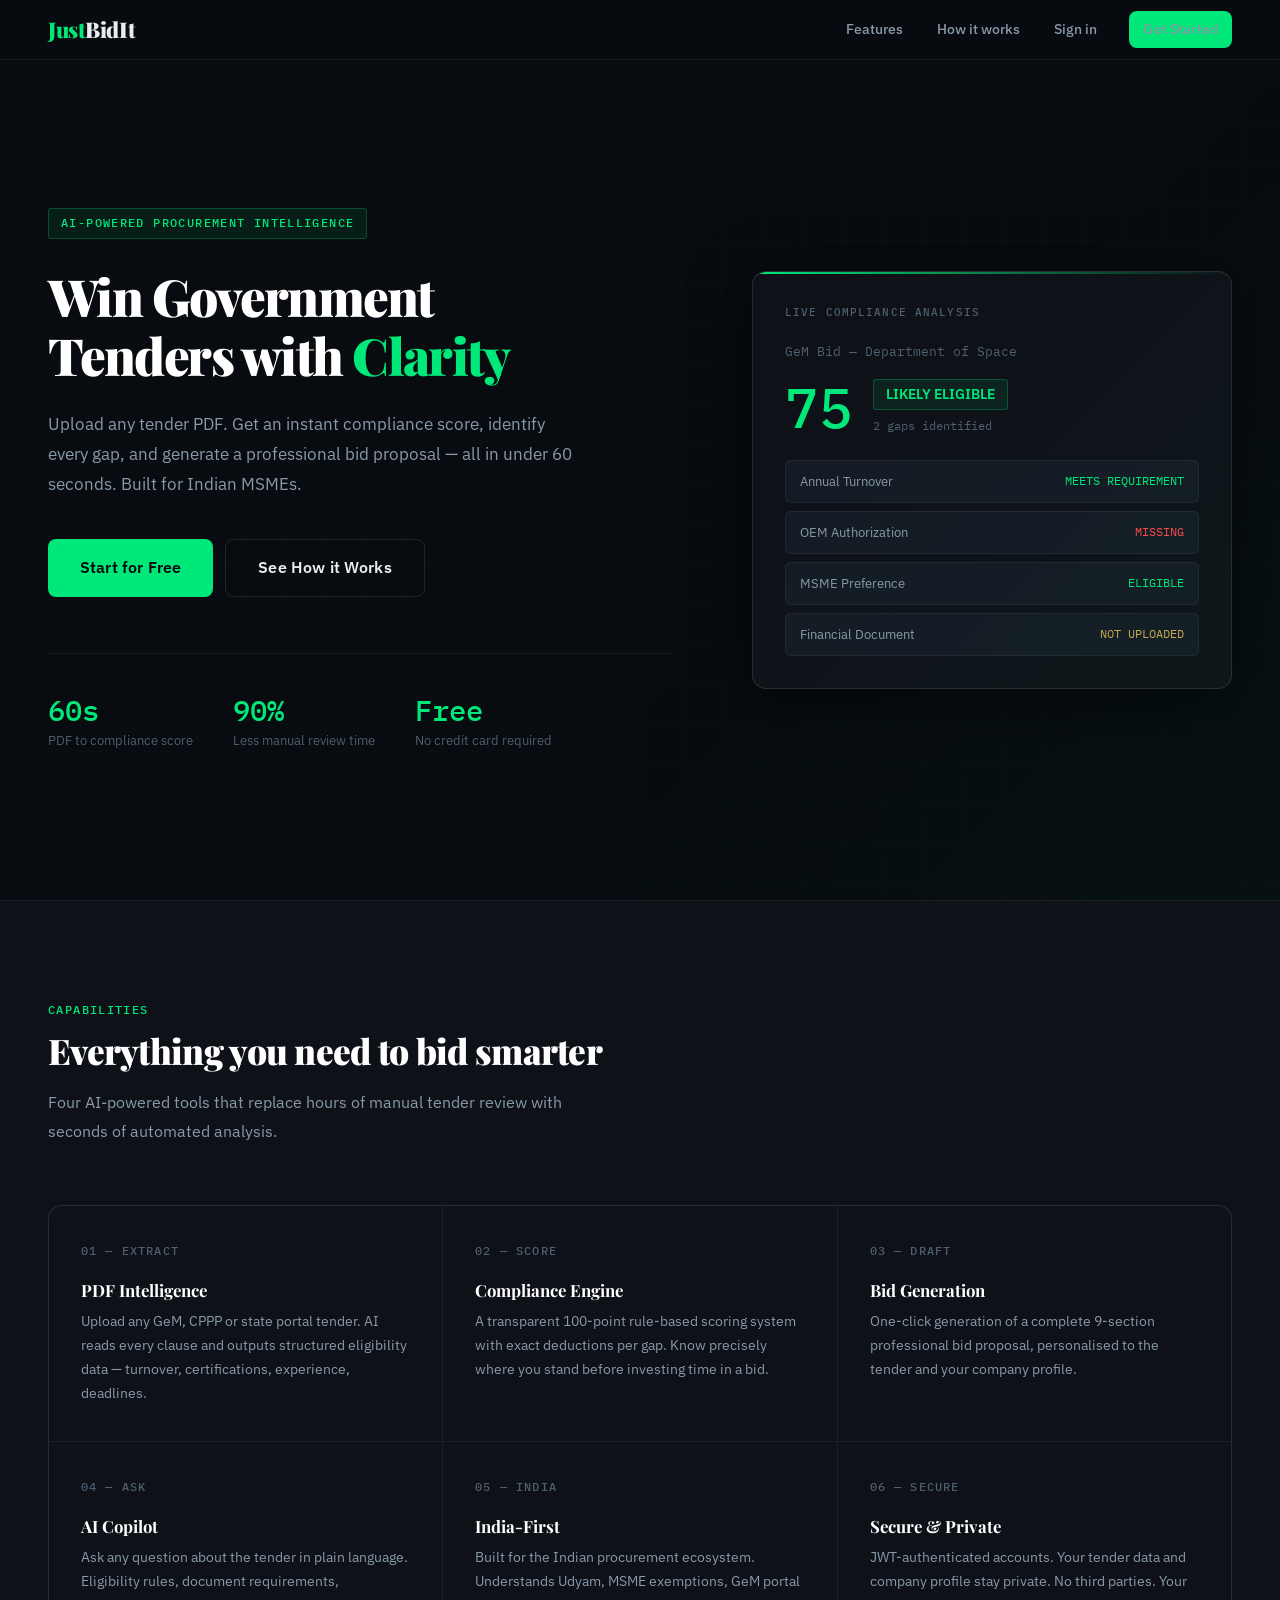
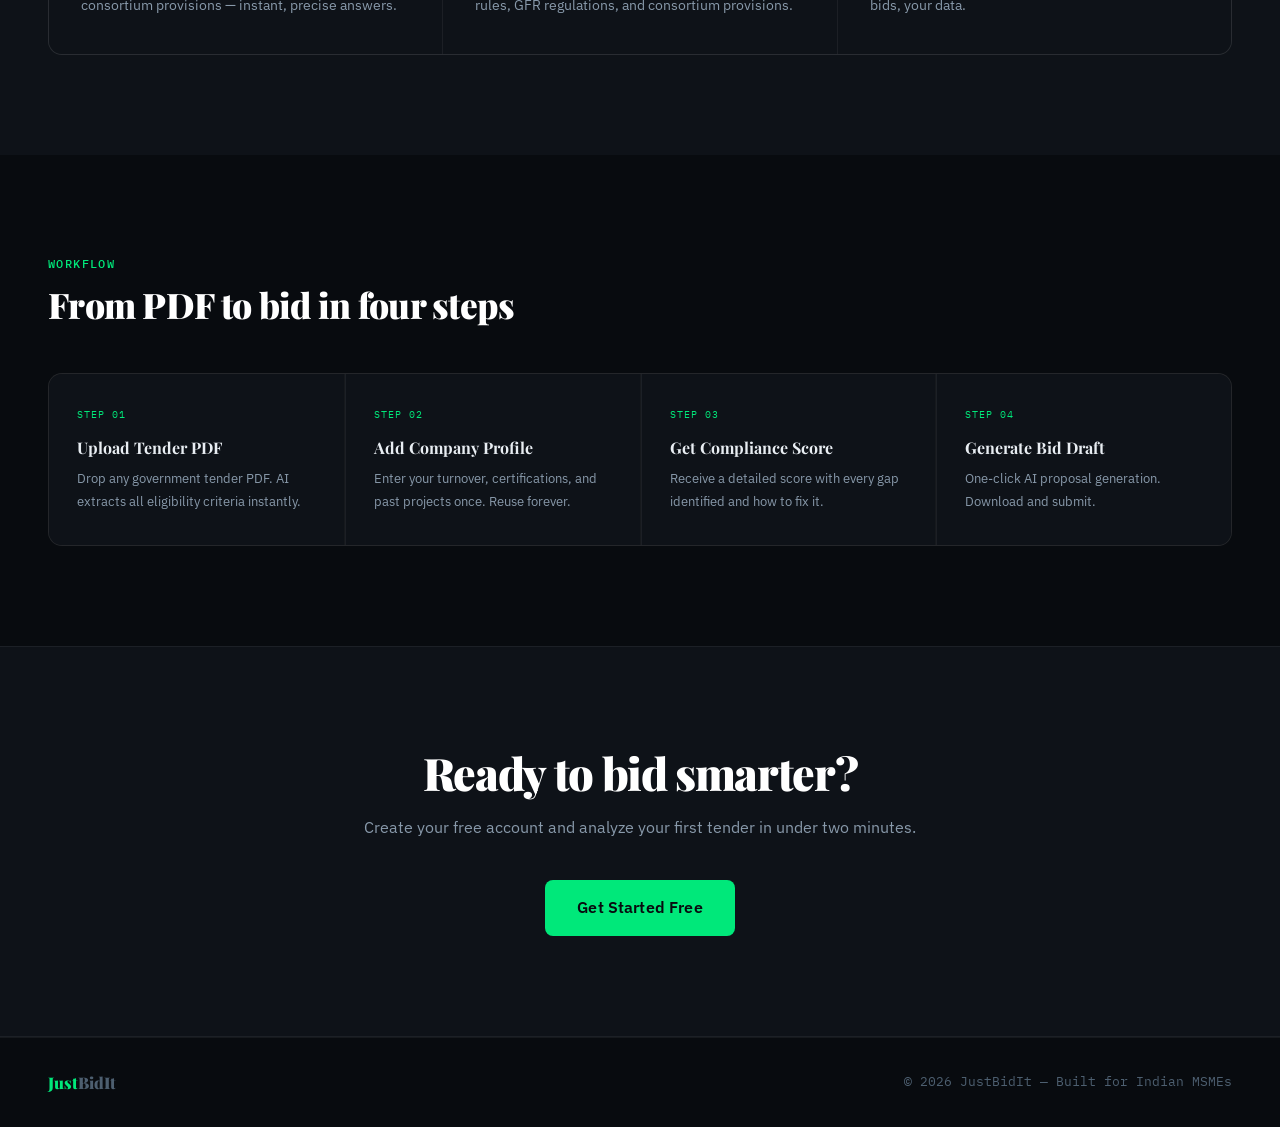
<file: app/frontend/index.html>
<!DOCTYPE html>
<html lang="en">
<head>
  <meta charset="UTF-8">
  <meta name="viewport" content="width=device-width, initial-scale=1.0">
  <title>JustBidIt — AI Tender Intelligence for MSMEs</title>
  <link href="https://fonts.googleapis.com/css2?family=Playfair+Display:wght@400;600;700;900&family=IBM+Plex+Sans:wght@300;400;500;600&family=IBM+Plex+Mono:wght@400;500&display=swap" rel="stylesheet">
  <link rel="stylesheet" href="css/style.css">
</head>
<body>

<header class="navbar">
  <div class="nav-inner">
    <div class="logo">Just<span>BidIt</span></div>
    <nav class="nav-links">
      <a href="#features">Features</a>
      <a href="#how">How it works</a>
      <a href="login.html">Sign in</a>
      <a href="register.html" class="btn btn-primary nav-cta">Get Started</a>
    </nav>
  </div>
</header>

<section class="hero">
  <div class="hero-inner">
    <div>
      <div class="hero-tag fade-up">AI-Powered Procurement Intelligence</div>
      <h1 class="fade-up">Win Government<br>Tenders with <em>Clarity</em></h1>
      <p class="hero-desc fade-up">
        Upload any tender PDF. Get an instant compliance score, identify every gap,
        and generate a professional bid proposal — all in under 60 seconds.
        Built for Indian MSMEs.
      </p>
      <div class="hero-actions fade-up">
        <a href="register.html" class="btn btn-primary btn-lg">Start for Free</a>
        <a href="#how" class="btn btn-secondary btn-lg">See How it Works</a>
      </div>
      <div class="hero-metrics fade-up">
        <div class="metric"><h3>60s</h3><p>PDF to compliance score</p></div>
        <div class="metric"><h3>90%</h3><p>Less manual review time</p></div>
        <div class="metric"><h3>Free</h3><p>No credit card required</p></div>
      </div>
    </div>

    <div class="hero-card fade-up">
      <div class="hcard-label">LIVE COMPLIANCE ANALYSIS</div>
      <div style="font-size:0.8rem; color:var(--text-3); font-family:var(--font-mono); margin-bottom:16px;">
        GeM Bid — Department of Space
      </div>
      <div class="hcard-score">
        <div class="score-big" id="heroScore">0</div>
        <div>
          <div class="score-verdict">LIKELY ELIGIBLE</div>
          <div style="font-size:0.75rem; color:var(--text-3); margin-top:6px; font-family:var(--font-mono);">2 gaps identified</div>
        </div>
      </div>
      <div class="hcard-gaps">
        <div class="hcard-gap">
          <span class="hcard-gap-name">Annual Turnover</span>
          <span class="hcard-gap-val ok">MEETS REQUIREMENT</span>
        </div>
        <div class="hcard-gap">
          <span class="hcard-gap-name">OEM Authorization</span>
          <span class="hcard-gap-val bad">MISSING</span>
        </div>
        <div class="hcard-gap">
          <span class="hcard-gap-name">MSME Preference</span>
          <span class="hcard-gap-val ok">ELIGIBLE</span>
        </div>
        <div class="hcard-gap">
          <span class="hcard-gap-name">Financial Document</span>
          <span class="hcard-gap-val warn">NOT UPLOADED</span>
        </div>
      </div>
    </div>
  </div>
</section>

<section class="section" id="features" style="background:var(--ink-2); border-top:1px solid var(--border);">
  <div class="section-inner">
    <div class="section-eyebrow">Capabilities</div>
    <h2 class="section-title">Everything you need to bid smarter</h2>
    <p class="section-desc">
      Four AI-powered tools that replace hours of manual tender review with seconds of automated analysis.
    </p>
    <div class="feature-grid">
      <div class="feature-cell fade-up">
        <div class="feat-icon">01 — EXTRACT</div>
        <h3 class="feat-title">PDF Intelligence</h3>
        <p class="feat-desc">Upload any GeM, CPPP or state portal tender. AI reads every clause and outputs structured eligibility data — turnover, certifications, experience, deadlines.</p>
      </div>
      <div class="feature-cell fade-up">
        <div class="feat-icon">02 — SCORE</div>
        <h3 class="feat-title">Compliance Engine</h3>
        <p class="feat-desc">A transparent 100-point rule-based scoring system with exact deductions per gap. Know precisely where you stand before investing time in a bid.</p>
      </div>
      <div class="feature-cell fade-up">
        <div class="feat-icon">03 — DRAFT</div>
        <h3 class="feat-title">Bid Generation</h3>
        <p class="feat-desc">One-click generation of a complete 9-section professional bid proposal, personalised to the tender and your company profile.</p>
      </div>
      <div class="feature-cell fade-up">
        <div class="feat-icon">04 — ASK</div>
        <h3 class="feat-title">AI Copilot</h3>
        <p class="feat-desc">Ask any question about the tender in plain language. Eligibility rules, document requirements, consortium provisions — instant, precise answers.</p>
      </div>
      <div class="feature-cell fade-up">
        <div class="feat-icon">05 — INDIA</div>
        <h3 class="feat-title">India-First</h3>
        <p class="feat-desc">Built for the Indian procurement ecosystem. Understands Udyam, MSME exemptions, GeM portal rules, GFR regulations, and consortium provisions.</p>
      </div>
      <div class="feature-cell fade-up">
        <div class="feat-icon">06 — SECURE</div>
        <h3 class="feat-title">Secure & Private</h3>
        <p class="feat-desc">JWT-authenticated accounts. Your tender data and company profile stay private. No third parties. Your bids, your data.</p>
      </div>
    </div>
  </div>
</section>

<section class="section" id="how">
  <div class="section-inner">
    <div class="section-eyebrow">Workflow</div>
    <h2 class="section-title">From PDF to bid in four steps</h2>
    <div style="display:grid; grid-template-columns:repeat(4,1fr); gap:1px; background:var(--border); border:1px solid var(--border); border-radius:var(--radius-2); overflow:hidden; margin-top:48px;">
      <div style="background:var(--ink-2); padding:32px 28px;">
        <div style="font-family:var(--font-mono); font-size:0.65rem; letter-spacing:0.1em; color:var(--green); margin-bottom:16px;">STEP 01</div>
        <h3 style="font-size:1rem; margin-bottom:10px; font-family:var(--font-display);">Upload Tender PDF</h3>
        <p style="font-size:0.84rem; color:var(--text-2); line-height:1.7;">Drop any government tender PDF. AI extracts all eligibility criteria instantly.</p>
      </div>
      <div style="background:var(--ink-2); padding:32px 28px; border-left:1px solid var(--border);">
        <div style="font-family:var(--font-mono); font-size:0.65rem; letter-spacing:0.1em; color:var(--green); margin-bottom:16px;">STEP 02</div>
        <h3 style="font-size:1rem; margin-bottom:10px; font-family:var(--font-display);">Add Company Profile</h3>
        <p style="font-size:0.84rem; color:var(--text-2); line-height:1.7;">Enter your turnover, certifications, and past projects once. Reuse forever.</p>
      </div>
      <div style="background:var(--ink-2); padding:32px 28px; border-left:1px solid var(--border);">
        <div style="font-family:var(--font-mono); font-size:0.65rem; letter-spacing:0.1em; color:var(--green); margin-bottom:16px;">STEP 03</div>
        <h3 style="font-size:1rem; margin-bottom:10px; font-family:var(--font-display);">Get Compliance Score</h3>
        <p style="font-size:0.84rem; color:var(--text-2); line-height:1.7;">Receive a detailed score with every gap identified and how to fix it.</p>
      </div>
      <div style="background:var(--ink-2); padding:32px 28px; border-left:1px solid var(--border);">
        <div style="font-family:var(--font-mono); font-size:0.65rem; letter-spacing:0.1em; color:var(--green); margin-bottom:16px;">STEP 04</div>
        <h3 style="font-size:1rem; margin-bottom:10px; font-family:var(--font-display);">Generate Bid Draft</h3>
        <p style="font-size:0.84rem; color:var(--text-2); line-height:1.7;">One-click AI proposal generation. Download and submit.</p>
      </div>
    </div>
  </div>
</section>

<section class="cta-section">
  <h2>Ready to bid smarter?</h2>
  <p>Create your free account and analyze your first tender in under two minutes.</p>
  <a href="register.html" class="btn btn-primary btn-lg">Get Started Free</a>
</section>

<footer class="footer">
  <div class="footer-logo">Just<span>BidIt</span></div>
  <div class="footer-copy">© 2026 JustBidIt — Built for Indian MSMEs</div>
</footer>

<script src="js/api.js"></script>
<script>
  loadState();
  if (getToken()) {
    document.querySelector('.nav-links a[href="login.html"]').textContent = "Dashboard";
    document.querySelector('.nav-links a[href="login.html"]').href = "dashboard.html";
  }

  let n = 0;
  const target = 75;
  const el = document.getElementById("heroScore");
  const iv = setInterval(() => {
    n = Math.min(n + 2, target);
    el.textContent = n;
    if (n >= target) clearInterval(iv);
  }, 25);

  const obs = new IntersectionObserver(entries => {
    entries.forEach(e => { if (e.isIntersecting) e.target.classList.add("visible"); });
  }, { threshold: 0.1 });
  document.querySelectorAll(".fade-up").forEach(el => obs.observe(el));
</script>
</body>
</html>
</file>
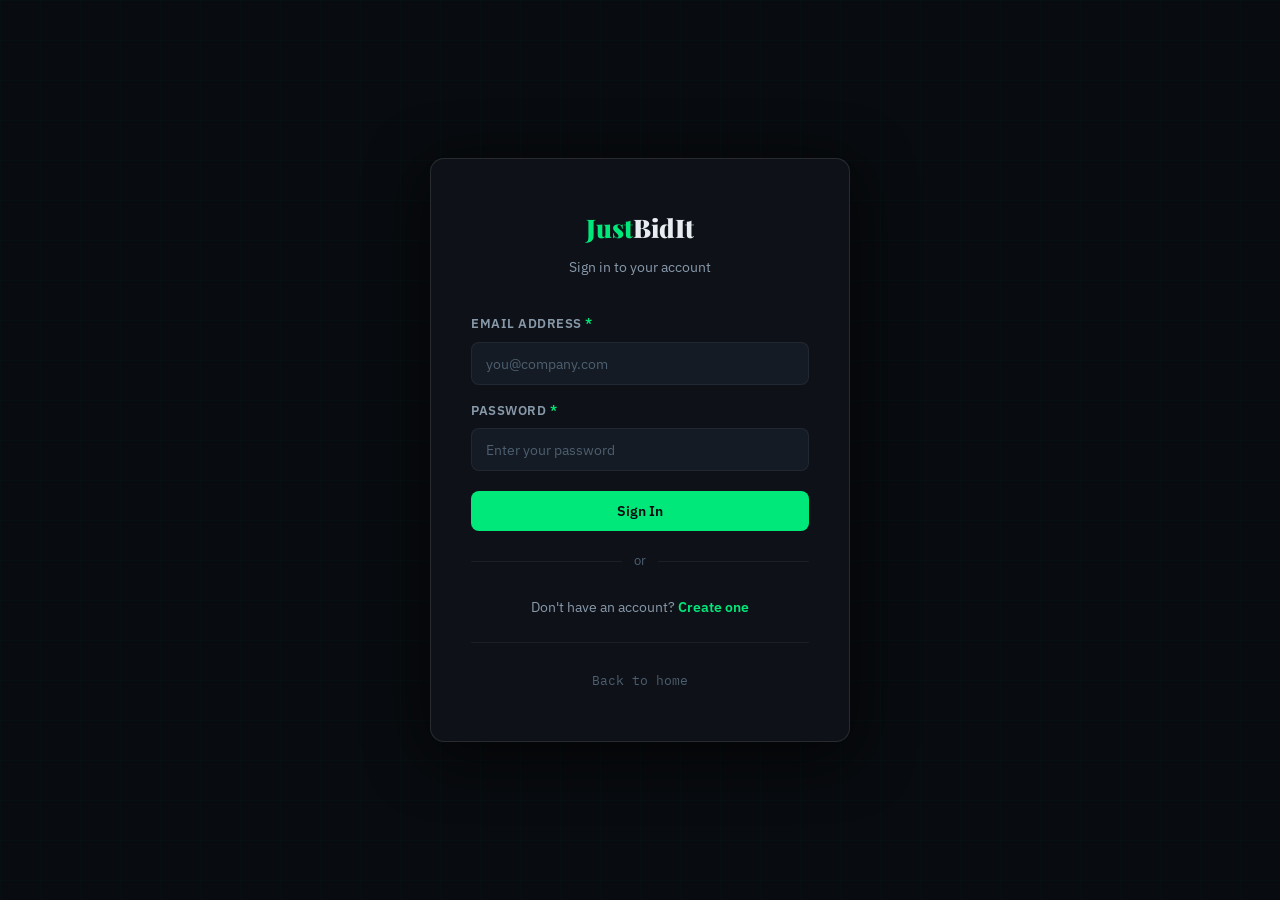
<file: app/frontend/dashboard.html>
<!DOCTYPE html>
<html lang="en">
<head>
  <meta charset="UTF-8">
  <meta name="viewport" content="width=device-width, initial-scale=1.0">
  <title>JustBidIt — Dashboard</title>
  <link href="https://fonts.googleapis.com/css2?family=Playfair+Display:wght@400;600;700;900&family=IBM+Plex+Sans:wght@300;400;500;600&family=IBM+Plex+Mono:wght@400;500&display=swap" rel="stylesheet">
  <link rel="stylesheet" href="css/style.css">
</head>
<body>
<div class="app">

  <aside class="sidebar">
    <div class="sidebar-brand">Just<span>BidIt</span></div>

    <div class="sidebar-section-label">Workspace</div>
    <nav class="sidebar-nav">
      <div class="nav-item active" onclick="showPage('analyze')">
        <span class="nav-item-icon">01</span> Analyze Tender
      </div>
      <div class="nav-item" onclick="showPage('company')">
        <span class="nav-item-icon">02</span> Company Profile
      </div>
      <div class="nav-item" onclick="showPage('history')">
        <span class="nav-item-icon">03</span> Tender History
      </div>
    </nav>

    <div class="sidebar-section-label">Account</div>
    <nav class="sidebar-nav" style="flex:0">
      <div class="nav-item" onclick="window.location.href='index.html'">
        <span class="nav-item-icon">--</span> Home
      </div>
    </nav>

    <div class="sidebar-footer">
      <div class="sidebar-user">
        <div class="sidebar-user-avatar" id="sidebarAvatar">?</div>
        <div class="sidebar-user-info">
          <div class="sidebar-user-name" id="sidebarName">Loading...</div>
          <div class="sidebar-user-role">MSME Member</div>
        </div>
      </div>
      <button class="btn btn-ghost btn-full btn-sm" onclick="logout()" style="justify-content:flex-start; color:var(--red);">
        Sign Out
      </button>
    </div>
  </aside>

  <div class="app-main">

    <div class="topbar">
      <div class="topbar-left">
        <div class="topbar-title" id="topbarTitle">Analyze Tender</div>
        <div class="breadcrumb">
          <span>Dashboard</span>
          <span class="breadcrumb-sep">/</span>
          <span id="breadcrumbCurrent">Analyze</span>
        </div>
      </div>
      <div class="topbar-right">
        <div class="api-pill" id="apiPill">
          <div class="api-dot"></div>
          <span id="apiPillText">Checking...</span>
        </div>
        <div class="profile-menu">
          <div class="profile-btn" onclick="toggleProfileMenu()">
            <div class="profile-avatar" id="topbarAvatar">?</div>
            <span class="profile-name" id="topbarName">Account</span>
          </div>
          <div class="profile-dropdown" id="profileDropdown">
            <a onclick="showPage('company')">Company Profile</a>
            <a onclick="showPage('history')">Tender History</a>
            <a onclick="clearUserData()">Clear Saved Data</a>
            <a class="danger" onclick="logout()">Sign Out</a>
          </div>
        </div>
      </div>
    </div>

    <div id="page-analyze" class="page">

      <div class="card">
        <div class="card-header">
          <span class="card-title">Step 1 — Upload Tender Document</span>
          <span id="tenderLoadedBadge" style="display:none;" class="status-pill extracted">Tender Loaded</span>
        </div>
        <div class="card-body">
          <div class="upload-zone" id="uploadZone"
            onclick="document.getElementById('fileInput').click()"
            ondragover="onDragOver(event)" ondrop="onDrop(event)" ondragleave="this.classList.remove('drag-over')">
            <input type="file" id="fileInput" hidden accept=".pdf" onchange="onFileSelect(event)">
            <div class="upload-zone-icon">PDF</div>
            <h3>Drop your tender PDF here</h3>
            <p>Supports GeM, CPPP, NIC and state portal tender documents</p>
            <button class="btn btn-primary" onclick="event.stopPropagation(); document.getElementById('fileInput').click()">
              Choose File
            </button>
          </div>

          <div id="tenderSummary" style="display:none; margin-top:20px;">
            <div class="info-table" id="tenderSummaryContent"></div>
            <button class="btn btn-secondary btn-sm" style="margin-top:14px;"
              onclick="document.getElementById('fileInput').click()">
              Upload Different Tender
            </button>
          </div>
        </div>
      </div>

      <div class="card" id="complianceCard">
        <div class="card-header">
          <span class="card-title">Step 2 — Compliance Check</span>
          <button class="btn btn-primary btn-sm" onclick="runCompliance()" id="complianceBtn">
            Run Check
          </button>
        </div>
        <div class="card-body" id="complianceBody">
          <div class="empty-state">
            <h4>No compliance data yet</h4>
            <p>Upload a tender and save your company profile, then click Run Check.</p>
          </div>
        </div>
      </div>

    </div>

    <div id="page-company" class="page" style="display:none;">
      <div class="card">
        <div class="card-header">
          <span class="card-title">Company Profile</span>
          <span id="companySavedBadge" style="display:none;" class="status-pill extracted">Saved</span>
        </div>
        <div class="card-body">
          <div class="form-grid">
            <div class="form-group required full">
              <label>Company Name</label>
              <input class="form-input" type="text" id="companyName" placeholder="TechSolve Innovations Pvt. Ltd.">
            </div>
            <div class="form-group required">
              <label>Annual Turnover (Lakhs)</label>
              <input class="form-input" type="number" id="annualTurnover" placeholder="35">
            </div>
            <div class="form-group required">
              <label>Years in Operation</label>
              <input class="form-input" type="number" id="yearsOp" placeholder="4">
            </div>
            <div class="form-group">
              <label>Net Worth (Lakhs)</label>
              <input class="form-input" type="number" id="netWorth" placeholder="20">
            </div>
            <div class="form-group">
              <label>MSME Category</label>
              <select class="form-input" id="msmeCategory">
                <option value="">Select</option>
                <option value="micro">Micro</option>
                <option value="small">Small</option>
                <option value="medium">Medium</option>
              </select>
            </div>
            <div class="form-group">
              <label>GST Number</label>
              <input class="form-input" type="text" id="gstNum" placeholder="07AABCT1234C1Z5">
            </div>
            <div class="form-group">
              <label>PAN Number</label>
              <input class="form-input" type="text" id="panNum" placeholder="AABCT1234C">
            </div>
            <div class="form-group">
              <label>Registration Number</label>
              <input class="form-input" type="text" id="regNum" placeholder="U72200DL2020PTC123456">
            </div>
            <div class="form-group">
              <label>Udyam / MSME Number</label>
              <input class="form-input" type="text" id="udyamNum" placeholder="UDYAM-DL-01-0012345">
            </div>
            <div class="form-group full">
              <label>Certifications (press Enter to add)</label>
              <div class="tag-wrap" id="certWrap" onclick="document.getElementById('certInput').focus()">
                <input type="text" id="certInput" class="form-input" placeholder="e.g. ISO 9001:2015"
                  onkeydown="addTag(event,'certInput','certList','certWrap')">
              </div>
            </div>
            <div class="form-group full">
              <label>Available Documents (press Enter to add)</label>
              <div class="tag-wrap" id="docWrap" onclick="document.getElementById('docInput').focus()">
                <input type="text" id="docInput" class="form-input" placeholder="e.g. GST Certificate"
                  onkeydown="addTag(event,'docInput','docList','docWrap')">
              </div>
            </div>
            <div class="form-group full">
              <label>Past Projects</label>
              <div id="projectsList" style="display:flex;flex-direction:column;gap:10px;margin-bottom:10px;"></div>
              <div style="background:var(--ink-3);border:1px solid var(--border);border-radius:var(--radius);padding:16px;">
                <div style="font-family:var(--font-mono);font-size:0.68rem;letter-spacing:0.08em;color:var(--text-3);margin-bottom:12px;">ADD PROJECT</div>
                <div class="form-grid" style="gap:10px;">
                  <div class="form-group" style="margin-bottom:0;">
                    <label>Project Name</label>
                    <input class="form-input" type="text" id="projName" placeholder="School ERP System">
                  </div>
                  <div class="form-group" style="margin-bottom:0;">
                    <label>Client</label>
                    <input class="form-input" type="text" id="projClient" placeholder="Delhi Education Dept">
                  </div>
                  <div class="form-group" style="margin-bottom:0;">
                    <label>Value (Lakhs)</label>
                    <input class="form-input" type="number" id="projValue" placeholder="12">
                  </div>
                  <div class="form-group" style="margin-bottom:0;">
                    <label>Year Completed</label>
                    <input class="form-input" type="number" id="projYear" placeholder="2023">
                  </div>
                </div>
                <button class="btn btn-secondary btn-sm" style="margin-top:12px;" onclick="addProject()">+ Add Project</button>
              </div>
            </div>
          </div>
          <div style="display:flex; gap:12px; margin-top:8px;">
            <button class="btn btn-primary" onclick="doSaveCompany()" style="flex:1;">Save Profile</button>
            <button class="btn btn-secondary" onclick="loadSavedCompanyForm()">Reload Saved</button>
          </div>
        </div>
      </div>
    </div>

    <div id="page-history" class="page" style="display:none;">
      <div class="card">
        <div class="card-header">
          <span class="card-title">Tender History</span>
          <button class="btn btn-secondary btn-sm" onclick="loadHistory()">Refresh</button>
        </div>
        <div id="historyBody"></div>
      </div>
    </div>

  </div>
</div>

<script src="js/api.js"></script>
<script src="js/dashboard.js"></script>
</body>
</html>
</file>
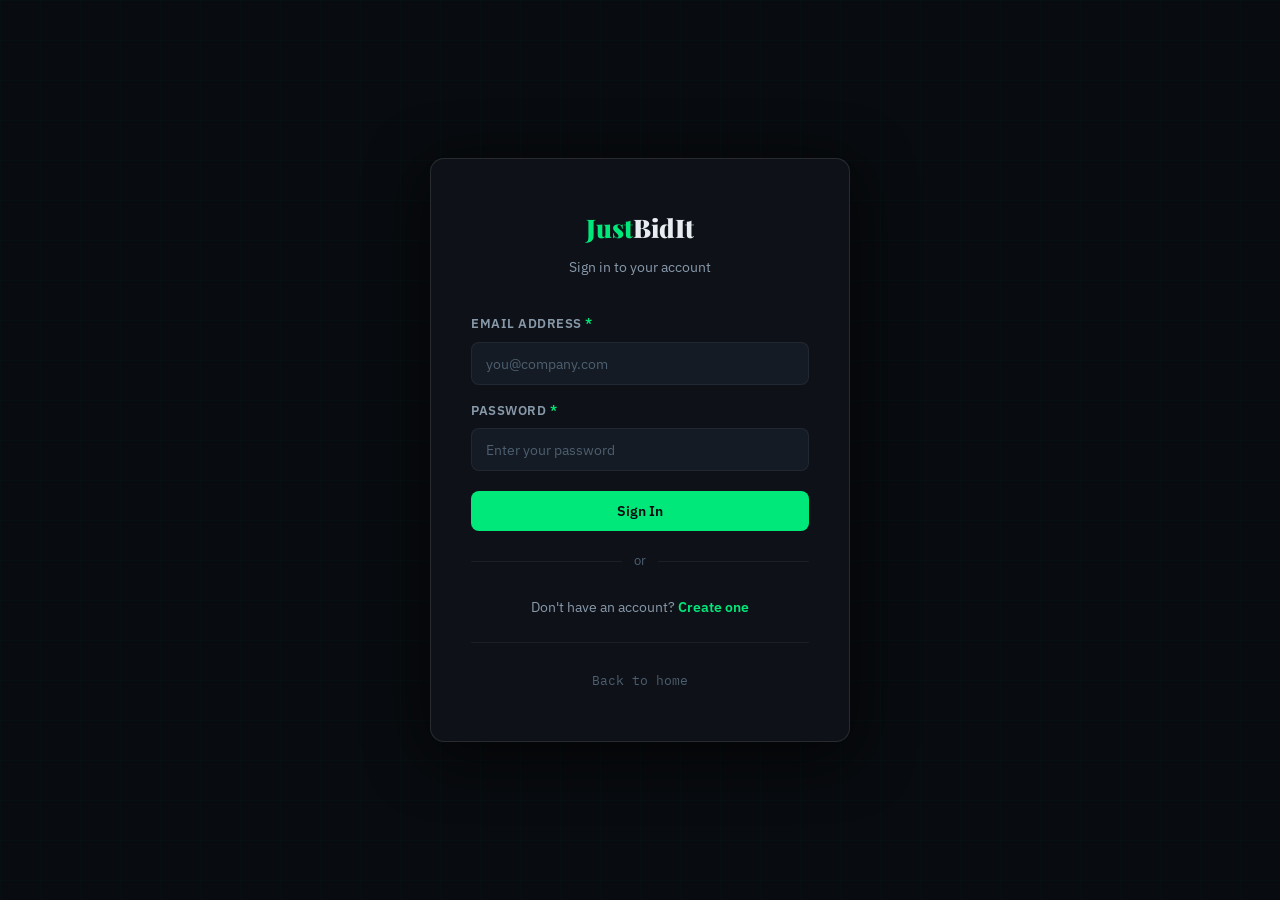
<file: app/frontend/login.html>
<!DOCTYPE html>
<html lang="en">
<head>
  <meta charset="UTF-8">
  <meta name="viewport" content="width=device-width, initial-scale=1.0">
  <title>JustBidIt — Sign In</title>
  <link href="https://fonts.googleapis.com/css2?family=Playfair+Display:wght@400;600;700;900&family=IBM+Plex+Sans:wght@300;400;500;600&family=IBM+Plex+Mono:wght@400;500&display=swap" rel="stylesheet">
  <link rel="stylesheet" href="css/style.css">
</head>
<body>
<div class="auth-page">
  <div class="auth-card">

    <div class="auth-logo">Just<span>BidIt</span></div>
    <p class="auth-subtitle">Sign in to your account</p>

    <form id="loginForm" onsubmit="handleLogin(event)">
      <div class="form-group required">
        <label>Email Address</label>
        <input class="form-input" type="email" id="email" placeholder="you@company.com" required>
      </div>
      <div class="form-group required">
        <label>Password</label>
        <input class="form-input" type="password" id="password" placeholder="Enter your password" required>
      </div>

      <div id="loginError" style="display:none; color:var(--red); font-size:0.82rem; margin-bottom:12px; padding:10px 14px; background:var(--red-dim); border-radius:var(--radius); border:1px solid rgba(255,74,74,0.2);"></div>

      <button type="submit" class="btn btn-primary btn-full" id="loginBtn" style="margin-top:4px">
        Sign In
      </button>
    </form>

    <div class="auth-divider">or</div>

    <div class="auth-switch">
      Don't have an account? <a onclick="window.location='register.html'">Create one</a>
    </div>

    <div style="margin-top:24px; padding-top:24px; border-top:1px solid var(--border); text-align:center;">
      <a href="index.html" style="font-size:0.8rem; color:var(--text-3); font-family:var(--font-mono);">
        Back to home
      </a>
    </div>

  </div>
</div>
<script src="js/api.js"></script>
<script>
  loadState();
    const token = getToken();
    if (token && token.length > 20) {
      window.location.href = "dashboard.html";
    }
  async function handleLogin(e) {
    e.preventDefault();
    const btn = document.getElementById("loginBtn");
    const err = document.getElementById("loginError");
    err.style.display = "none";
    btn.disabled = true;
    btn.textContent = "Signing in...";

    try {
      await login(
        document.getElementById("email").value,
        document.getElementById("password").value
      );
      window.location.href = "dashboard.html";
    } catch (ex) {
      err.textContent = ex.message;
      err.style.display = "block";
      btn.disabled = false;
      btn.textContent = "Sign In";
    }
  }
</script>
</body>
</html>
</file>
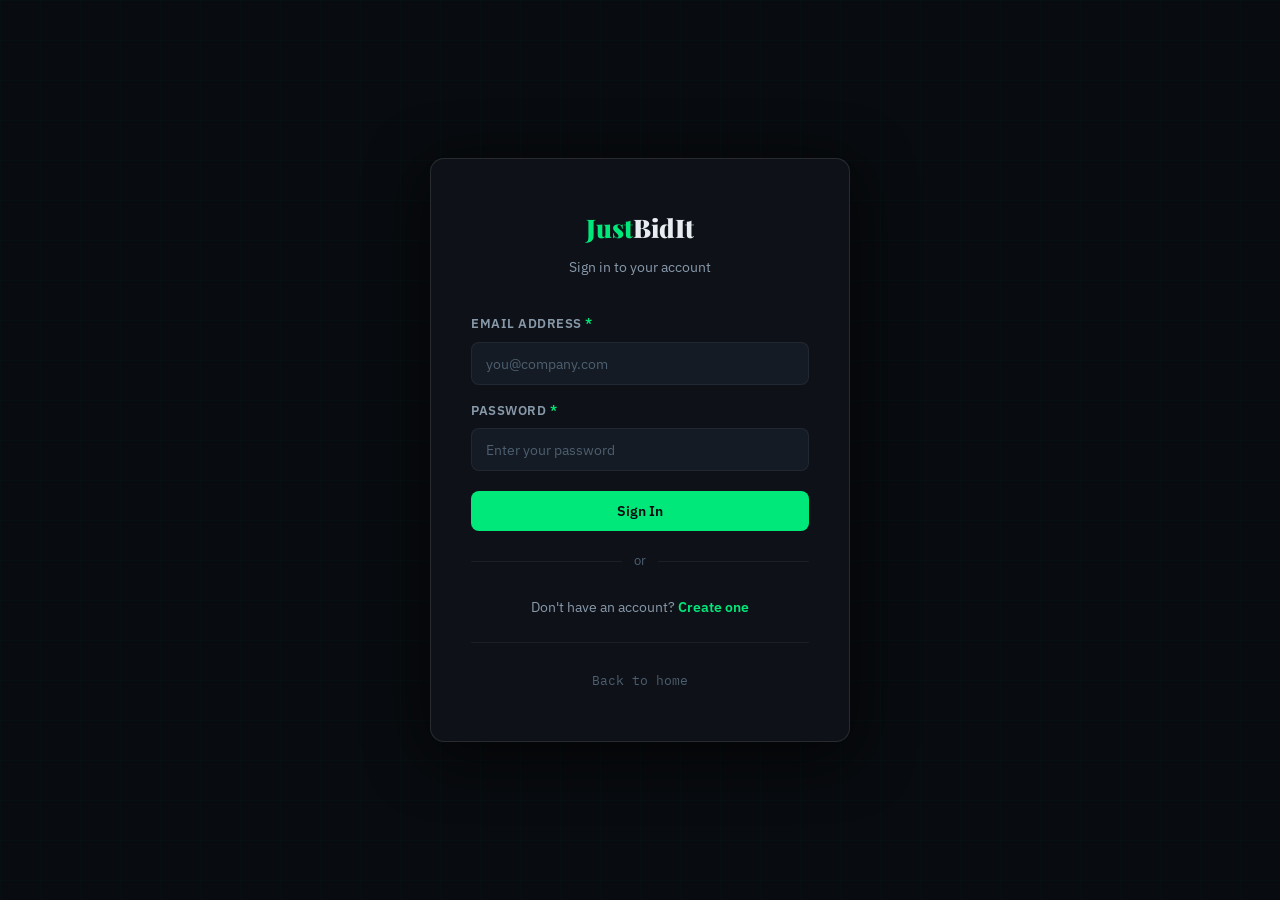
<file: app/frontend/proposal.html>
<!DOCTYPE html>
<html lang="en">
<head>
  <meta charset="UTF-8">
  <meta name="viewport" content="width=device-width, initial-scale=1.0">
  <title>JustBidIt — Bid Proposal</title>
  <link href="https://fonts.googleapis.com/css2?family=Playfair+Display:wght@400;600;700;900&family=IBM+Plex+Sans:wght@300;400;500;600&family=IBM+Plex+Mono:wght@400;500&display=swap" rel="stylesheet">
  <link rel="stylesheet" href="css/style.css">
</head>
<body>

<header class="navbar">
  <div class="nav-inner">
    <div class="logo">Just<span>BidIt</span></div>
    <div style="display:flex; gap:10px; align-items:center;">
      <button class="btn btn-ghost btn-sm" onclick="window.location.href='dashboard.html'">Back to Dashboard</button>
      <button class="btn btn-secondary btn-sm" id="copyBtn" onclick="copyDraft()">Copy Draft</button>
      <button class="btn btn-primary btn-sm" id="downloadBtn" onclick="downloadDraft()">Download .txt</button>
    </div>
  </div>
</header>

<div style="max-width:1100px; margin:0 auto; padding:32px 40px; display:grid; grid-template-columns:1fr 380px; gap:24px; align-items:start;">

  <div>
    <div style="margin-bottom:20px;">
      <div style="font-family:var(--font-mono); font-size:0.7rem; letter-spacing:0.1em; color:var(--text-3); margin-bottom:6px;">BID PROPOSAL</div>
      <h1 style="font-size:1.6rem; font-weight:900; color:#fff; letter-spacing:-0.02em;" id="proposalTitle">Loading tender...</h1>
      <div style="font-size:0.82rem; color:var(--text-3); font-family:var(--font-mono); margin-top:4px;" id="proposalMeta"></div>
    </div>

    <div class="card" id="generateCard">
      <div class="card-body" style="text-align:center; padding:56px 40px;">
        <div style="font-family:var(--font-mono); font-size:0.7rem; letter-spacing:0.1em; color:var(--green); margin-bottom:16px;">READY TO GENERATE</div>
        <h3 style="font-size:1.2rem; color:#fff; margin-bottom:10px; font-family:var(--font-display);">Generate Your Bid Proposal</h3>
        <p style="color:var(--text-2); font-size:0.875rem; margin-bottom:28px; max-width:380px; margin-left:auto; margin-right:auto; line-height:1.7;">
          AI will write a complete 9-section professional proposal tailored to the tender and your company profile.
        </p>
        <button class="btn btn-primary btn-lg" onclick="doGenerateDraft()">Generate Draft</button>
        <div style="font-family:var(--font-mono); font-size:0.7rem; color:var(--text-3); margin-top:14px; letter-spacing:0.04em;">
          POWERED BY LLAMA 3.3 70B — APPROX. 15–20 SECONDS
        </div>
      </div>
    </div>

    <div class="card" id="draftCard" style="display:none;">
      <div class="card-header">
        <span class="card-title">Generated Proposal</span>
        <button class="btn btn-ghost btn-sm" onclick="doGenerateDraft()">Regenerate</button>
      </div>
      <div class="card-body">
        <div class="proposal-text" id="draftContent"></div>
      </div>
    </div>
  </div>

  <div style="position:sticky; top:80px;">
    <div class="card" style="overflow:hidden;">
      <div class="card-header">
        <span class="card-title">AI Copilot</span>
        <div style="display:flex; align-items:center; gap:6px;">
          <div style="width:6px;height:6px;border-radius:50%;background:var(--green);animation:pulse 2s infinite;"></div>
          <span style="font-size:0.72rem; color:var(--green); font-family:var(--font-mono);">ONLINE</span>
        </div>
      </div>
      <div class="chat-wrap">
        <div class="chat-messages" id="chatMessages">
          <div class="chat-msg ai">
            Ask me anything about this tender — document requirements, eligibility rules, deadline details, or how to strengthen your bid.
          </div>
        </div>
        <div class="chat-footer">
          <input type="text" id="chatInput" placeholder="e.g. What documents do I need?"
            onkeydown="if(event.key==='Enter') doAskCopilot()">
          <button class="btn btn-primary btn-sm" onclick="doAskCopilot()">Send</button>
        </div>
      </div>
    </div>
  </div>

</div>

<script src="js/api.js"></script>
<script src="js/proposal.js"></script>
</body>
</html>
</file>
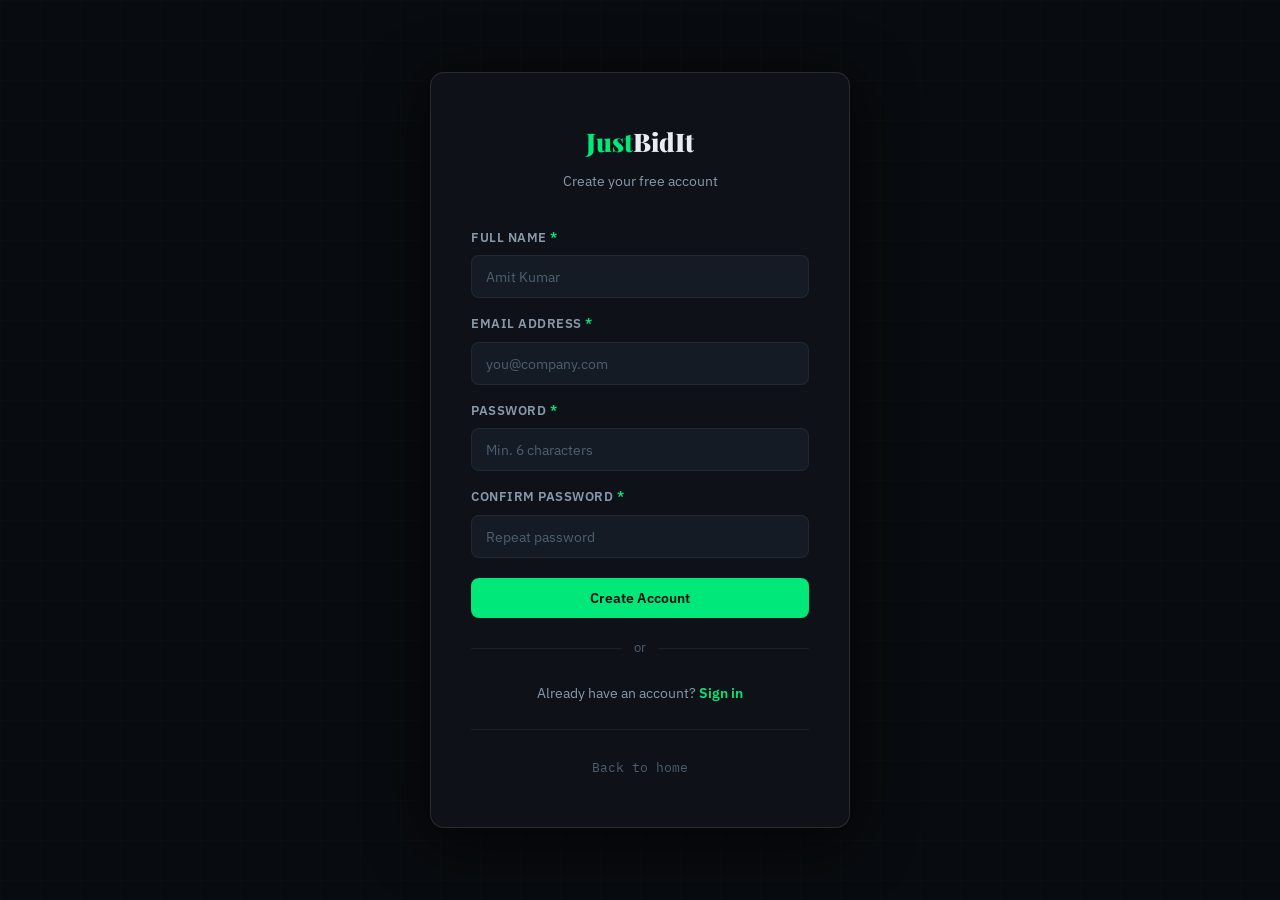
<file: app/frontend/register.html>
<!DOCTYPE html>
<html lang="en">
<head>
  <meta charset="UTF-8">
  <meta name="viewport" content="width=device-width, initial-scale=1.0">
  <title>JustBidIt — Create Account</title>
  <link href="https://fonts.googleapis.com/css2?family=Playfair+Display:wght@400;600;700;900&family=IBM+Plex+Sans:wght@300;400;500;600&family=IBM+Plex+Mono:wght@400;500&display=swap" rel="stylesheet">
  <link rel="stylesheet" href="css/style.css">
</head>
<body>
<div class="auth-page">
  <div class="auth-card">

    <div class="auth-logo">Just<span>BidIt</span></div>
    <p class="auth-subtitle">Create your free account</p>

    <form id="regForm" onsubmit="handleRegister(event)">
      <div class="form-group required">
        <label>Full Name</label>
        <input class="form-input" type="text" id="fullName" placeholder="Amit Kumar" required>
      </div>
      <div class="form-group required">
        <label>Email Address</label>
        <input class="form-input" type="email" id="email" placeholder="you@company.com" required>
      </div>
      <div class="form-group required">
        <label>Password</label>
        <input class="form-input" type="password" id="password" placeholder="Min. 6 characters" required minlength="6">
      </div>
      <div class="form-group required">
        <label>Confirm Password</label>
        <input class="form-input" type="password" id="confirmPassword" placeholder="Repeat password" required>
      </div>

      <div id="regError" style="display:none; color:var(--red); font-size:0.82rem; margin-bottom:12px; padding:10px 14px; background:var(--red-dim); border-radius:var(--radius); border:1px solid rgba(255,74,74,0.2);"></div>

      <button type="submit" class="btn btn-primary btn-full" id="regBtn" style="margin-top:4px">
        Create Account
      </button>
    </form>

    <div class="auth-divider">or</div>

    <div class="auth-switch">
      Already have an account? <a onclick="window.location='login.html'">Sign in</a>
    </div>

    <div style="margin-top:24px; padding-top:24px; border-top:1px solid var(--border); text-align:center;">
      <a href="index.html" style="font-size:0.8rem; color:var(--text-3); font-family:var(--font-mono);">
        Back to home
      </a>
    </div>

  </div>
</div>
<script src="js/api.js"></script>
<script>
  loadState();
    const token = getToken();
    if (token && token.length > 20) {
    window.location.href = "dashboard.html";
    }

  async function handleRegister(e) {
    e.preventDefault();
    const btn     = document.getElementById("regBtn");
    const errEl   = document.getElementById("regError");
    const pass    = document.getElementById("password").value;
    const confirm = document.getElementById("confirmPassword").value;

    errEl.style.display = "none";

    if (pass !== confirm) {
      errEl.textContent = "Passwords do not match";
      errEl.style.display = "block";
      return;
    }

    btn.disabled = true;
    btn.textContent = "Creating account...";

    try {
      await register(
        document.getElementById("email").value,
        document.getElementById("fullName").value,
        pass
      );
      await login(
        document.getElementById("email").value,
        pass
      );
      window.location.href = "dashboard.html";
    } catch (ex) {
      errEl.textContent = ex.message;
      errEl.style.display = "block";
      btn.disabled = false;
      btn.textContent = "Create Account";
    }
  }
</script>
</body>
</html>
</file>
<file: app/frontend/css/style.css>
@import url('https://fonts.googleapis.com/css2?family=Playfair+Display:wght@400;600;700;900&family=IBM+Plex+Sans:wght@300;400;500;600&family=IBM+Plex+Mono:wght@400;500&display=swap');

:root {
  --ink:        #080b0f;
  --ink-2:      #0e1218;
  --ink-3:      #141b24;
  --ink-4:      #1c2530;
  --ink-5:      #243040;
  --green:      #00e87a;
  --green-dim:  rgba(0,232,122,0.08);
  --green-mid:  rgba(0,232,122,0.18);
  --gold:       #c9a84c;
  --gold-dim:   rgba(201,168,76,0.1);
  --red:        #ff4a4a;
  --red-dim:    rgba(255,74,74,0.1);
  --blue:       #3d8ef8;
  --blue-dim:   rgba(61,142,248,0.1);
  --text:       #e8edf2;
  --text-2:     #8899aa;
  --text-3:     #4d5f70;
  --border:     rgba(255,255,255,0.06);
  --border-2:   rgba(255,255,255,0.11);
  --border-green: rgba(0,232,122,0.25);
  --radius:     8px;
  --radius-2:   14px;
  --shadow:     0 4px 32px rgba(0,0,0,0.5);
  --shadow-2:   0 12px 60px rgba(0,0,0,0.7);
  --font-display: 'Playfair Display', Georgia, serif;
  --font-body:    'IBM Plex Sans', sans-serif;
  --font-mono:    'IBM Plex Mono', monospace;
  --transition:   all 0.18s cubic-bezier(0.4,0,0.2,1);
}

*, *::before, *::after { box-sizing: border-box; margin: 0; padding: 0; }
html { scroll-behavior: smooth; font-size: 16px; }
body {
  font-family: var(--font-body);
  background: var(--ink);
  color: var(--text);
  line-height: 1.6;
  min-height: 100vh;
  overflow-x: hidden;
}

body::before {
  content: '';
  position: fixed;
  inset: 0;
  background-image:
    linear-gradient(rgba(0,232,122,0.022) 1px, transparent 1px),
    linear-gradient(90deg, rgba(0,232,122,0.022) 1px, transparent 1px);
  background-size: 40px 40px;
  pointer-events: none;
  z-index: 0;
}

header, main, section, footer, .dashboard, .auth-page { position: relative; z-index: 1; }

h1, h2, h3, h4 { font-family: var(--font-display); line-height: 1.15; }
a { text-decoration: none; color: inherit; }
ul { list-style: none; }
input, button, select, textarea { font-family: var(--font-body); }

.btn {
  display: inline-flex;
  align-items: center;
  gap: 8px;
  padding: 11px 22px;
  border-radius: var(--radius);
  font-family: var(--font-body);
  font-weight: 600;
  font-size: 0.875rem;
  cursor: pointer;
  border: none;
  transition: var(--transition);
  letter-spacing: 0.01em;
  white-space: nowrap;
}

.btn-primary {
  background: var(--green);
  color: var(--ink);
}
.btn-primary:hover { background: #14ff8a; transform: translateY(-1px); box-shadow: 0 4px 24px rgba(0,232,122,0.3); }

.btn-secondary {
  background: transparent;
  color: var(--text);
  border: 1px solid var(--border-2);
}
.btn-secondary:hover { border-color: var(--green); color: var(--green); }

.btn-ghost {
  background: transparent;
  color: var(--text-2);
  border: none;
  padding: 8px 14px;
}
.btn-ghost:hover { color: var(--text); background: var(--ink-3); }

.btn-danger {
  background: var(--red-dim);
  color: var(--red);
  border: 1px solid rgba(255,74,74,0.2);
}
.btn-danger:hover { background: rgba(255,74,74,0.2); }

.btn-lg { padding: 15px 32px; font-size: 1rem; }
.btn-sm { padding: 7px 14px; font-size: 0.8rem; }
.btn-full { width: 100%; justify-content: center; }

.btn:disabled { opacity: 0.45; cursor: not-allowed; transform: none !important; }

.navbar {
  position: sticky; top: 0; z-index: 200;
  height: 60px;
  background: rgba(8,11,15,0.92);
  backdrop-filter: blur(20px);
  border-bottom: 1px solid var(--border);
  padding: 0 48px;
}
.nav-inner {
  max-width: 1280px; margin: 0 auto; height: 100%;
  display: flex; align-items: center; justify-content: space-between;
}
.logo {
  font-family: var(--font-display);
  font-size: 1.35rem;
  font-weight: 900;
  color: var(--green);
  letter-spacing: -0.02em;
}
.logo span { color: var(--text); }
.nav-links { display: flex; align-items: center; gap: 6px; }
.nav-links a {
  padding: 7px 14px;
  border-radius: var(--radius);
  color: var(--text-2);
  font-size: 0.875rem;
  font-weight: 500;
  transition: var(--transition);
}
.nav-links a:hover { color: var(--text); background: var(--ink-3); }
.nav-links .nav-cta { margin-left: 12px; }

.auth-page {
  min-height: 100vh;
  display: flex;
  align-items: center;
  justify-content: center;
  padding: 40px 20px;
}

.auth-card {
  width: 100%;
  max-width: 420px;
  background: var(--ink-2);
  border: 1px solid var(--border-2);
  border-radius: var(--radius-2);
  padding: 48px 40px;
  box-shadow: var(--shadow-2);
}

.auth-logo {
  font-family: var(--font-display);
  font-size: 1.6rem;
  font-weight: 900;
  color: var(--green);
  text-align: center;
  margin-bottom: 8px;
}

.auth-logo span { color: var(--text); }

.auth-subtitle {
  text-align: center;
  color: var(--text-2);
  font-size: 0.875rem;
  margin-bottom: 36px;
}

.auth-divider {
  display: flex;
  align-items: center;
  gap: 12px;
  margin: 20px 0;
  color: var(--text-3);
  font-size: 0.8rem;
}
.auth-divider::before, .auth-divider::after {
  content: '';
  flex: 1;
  height: 1px;
  background: var(--border);
}

.auth-switch {
  text-align: center;
  margin-top: 24px;
  font-size: 0.875rem;
  color: var(--text-2);
}
.auth-switch a { color: var(--green); cursor: pointer; font-weight: 600; }
.auth-switch a:hover { text-decoration: underline; }

.form-group { display: flex; flex-direction: column; gap: 7px; margin-bottom: 16px; }
.form-group label { font-size: 0.8rem; font-weight: 600; color: var(--text-2); letter-spacing: 0.04em; text-transform: uppercase; }
.form-group.required label::after { content: ' *'; color: var(--green); }

.form-input {
  background: var(--ink-3);
  border: 1px solid var(--border);
  border-radius: var(--radius);
  padding: 11px 14px;
  color: var(--text);
  font-size: 0.9rem;
  transition: var(--transition);
  outline: none;
  width: 100%;
}
.form-input:focus { border-color: var(--green); box-shadow: 0 0 0 3px var(--green-dim); }
.form-input::placeholder { color: var(--text-3); }
.form-input.error { border-color: var(--red); }

.form-grid { display: grid; grid-template-columns: 1fr 1fr; gap: 16px; }
.form-grid .form-group.full { grid-column: 1 / -1; }

.input-error { font-size: 0.78rem; color: var(--red); margin-top: -10px; margin-bottom: 4px; }

.tag-wrap {
  background: var(--ink-3);
  border: 1px solid var(--border);
  border-radius: var(--radius);
  padding: 8px;
  display: flex; flex-wrap: wrap; gap: 6px; min-height: 44px;
  cursor: text; transition: var(--transition);
}
.tag-wrap:focus-within { border-color: var(--green); box-shadow: 0 0 0 3px var(--green-dim); }
.tag-wrap .form-input { border: none; background: transparent; box-shadow: none; padding: 3px 6px; min-width: 100px; flex: 1; }
.tag-wrap .form-input:focus { box-shadow: none; }
.tag {
  display: inline-flex; align-items: center; gap: 5px;
  background: var(--green-dim); color: var(--green);
  border: 1px solid var(--border-green);
  padding: 3px 10px; border-radius: 4px;
  font-size: 0.78rem; font-weight: 600; font-family: var(--font-mono);
}
.tag-remove { background: none; border: none; color: var(--green); cursor: pointer; padding: 0; font-size: 1rem; line-height: 1; opacity: 0.7; }
.tag-remove:hover { opacity: 1; }

.hero {
  min-height: calc(100vh - 60px);
  display: flex; align-items: center;
  padding: 80px 48px;
  position: relative; overflow: hidden;
}

.hero::after {
  content: '';
  position: absolute;
  top: 0; right: 0;
  width: 50%;
  height: 100%;
  background: linear-gradient(135deg, transparent 40%, rgba(0,232,122,0.03) 100%);
  pointer-events: none;
}

.hero-inner {
  max-width: 1280px; margin: 0 auto; width: 100%;
  display: grid; grid-template-columns: 1fr 480px; gap: 80px; align-items: center;
}

.hero-tag {
  display: inline-block;
  font-family: var(--font-mono);
  font-size: 0.72rem;
  font-weight: 500;
  letter-spacing: 0.12em;
  text-transform: uppercase;
  color: var(--green);
  border: 1px solid var(--border-green);
  background: var(--green-dim);
  padding: 5px 12px;
  border-radius: 3px;
  margin-bottom: 28px;
}

.hero h1 {
  font-size: clamp(2.8rem, 4vw, 4rem);
  font-weight: 900;
  color: #fff;
  margin-bottom: 24px;
  letter-spacing: -0.03em;
}
.hero h1 em { font-style: normal; color: var(--green); }

.hero-desc {
  font-size: 1.05rem;
  color: var(--text-2);
  max-width: 540px;
  line-height: 1.8;
  margin-bottom: 40px;
}

.hero-actions { display: flex; gap: 12px; flex-wrap: wrap; margin-bottom: 56px; }

.hero-metrics {
  display: flex; gap: 40px;
  padding-top: 40px;
  border-top: 1px solid var(--border);
}
.metric h3 {
  font-family: var(--font-mono);
  font-size: 1.8rem;
  font-weight: 500;
  color: var(--green);
  margin-bottom: 4px;
}
.metric p { font-size: 0.8rem; color: var(--text-3); }

.hero-card {
  background: var(--ink-2);
  border: 1px solid var(--border-2);
  border-radius: var(--radius-2);
  padding: 32px;
  box-shadow: var(--shadow-2);
  position: relative;
  overflow: hidden;
}

.hero-card::before {
  content: '';
  position: absolute; top: 0; left: 0; right: 0; height: 2px;
  background: linear-gradient(90deg, var(--green), transparent);
}

.hcard-label {
  font-family: var(--font-mono);
  font-size: 0.7rem;
  font-weight: 500;
  letter-spacing: 0.1em;
  color: var(--text-3);
  text-transform: uppercase;
  margin-bottom: 20px;
}

.hcard-score {
  display: flex; align-items: center; gap: 20px; margin-bottom: 24px;
}

.score-big {
  font-family: var(--font-mono);
  font-size: 3.5rem;
  font-weight: 500;
  color: var(--green);
  line-height: 1;
}

.score-verdict { font-size: 0.85rem; font-weight: 600; color: var(--green); padding: 4px 12px; background: var(--green-dim); border: 1px solid var(--border-green); border-radius: 3px; }

.hcard-gaps { display: flex; flex-direction: column; gap: 8px; }

.hcard-gap {
  display: flex; align-items: center; justify-content: space-between;
  background: var(--ink-3);
  border: 1px solid var(--border);
  border-radius: 6px;
  padding: 10px 14px;
  font-size: 0.82rem;
}

.hcard-gap-name { color: var(--text-2); }
.hcard-gap-val  { font-family: var(--font-mono); font-size: 0.78rem; }
.hcard-gap-val.ok  { color: var(--green); }
.hcard-gap-val.warn { color: var(--gold); }
.hcard-gap-val.bad  { color: var(--red); }

.section { padding: 100px 48px; }
.section-inner { max-width: 1280px; margin: 0 auto; }

.section-eyebrow {
  font-family: var(--font-mono);
  font-size: 0.72rem;
  font-weight: 500;
  letter-spacing: 0.12em;
  text-transform: uppercase;
  color: var(--green);
  margin-bottom: 12px;
}

.section-title {
  font-size: 2.2rem;
  font-weight: 900;
  color: #fff;
  margin-bottom: 16px;
  letter-spacing: -0.02em;
}

.section-desc { color: var(--text-2); font-size: 1rem; max-width: 520px; line-height: 1.8; margin-bottom: 60px; }

.feature-grid { display: grid; grid-template-columns: repeat(3, 1fr); gap: 1px; background: var(--border); border: 1px solid var(--border); border-radius: var(--radius-2); overflow: hidden; }

.feature-cell {
  background: var(--ink-2);
  padding: 36px 32px;
  transition: var(--transition);
  position: relative;
}
.feature-cell:hover { background: var(--ink-3); }
.feature-cell:hover .feat-icon { color: var(--green); }

.feat-icon {
  font-family: var(--font-mono);
  font-size: 0.72rem;
  font-weight: 500;
  letter-spacing: 0.1em;
  color: var(--text-3);
  text-transform: uppercase;
  margin-bottom: 20px;
  transition: var(--transition);
}

.feat-title { font-size: 1.05rem; font-weight: 700; color: #fff; margin-bottom: 10px; font-family: var(--font-display); }
.feat-desc { font-size: 0.875rem; color: var(--text-2); line-height: 1.7; }

.cta-section {
  padding: 100px 48px;
  background: var(--ink-2);
  border-top: 1px solid var(--border);
  border-bottom: 1px solid var(--border);
  text-align: center;
}

.cta-section h2 { font-size: 2.8rem; font-weight: 900; color: #fff; margin-bottom: 16px; letter-spacing: -0.03em; }
.cta-section p  { color: var(--text-2); font-size: 1rem; margin-bottom: 40px; }

.footer {
  padding: 32px 48px;
  border-top: 1px solid var(--border);
  display: flex; align-items: center; justify-content: space-between;
}
.footer-logo { font-family: var(--font-display); font-size: 1rem; font-weight: 900; color: var(--green); }
.footer-logo span { color: var(--text-3); }
.footer-copy { font-size: 0.8rem; color: var(--text-3); font-family: var(--font-mono); }

.app {
  display: grid;
  grid-template-columns: 220px 1fr;
  min-height: 100vh;
}

.sidebar {
  background: var(--ink-2);
  border-right: 1px solid var(--border);
  display: flex; flex-direction: column;
  padding: 0;
  position: sticky; top: 0; height: 100vh; overflow-y: auto;
}

.sidebar-brand {
  padding: 20px 20px 16px;
  border-bottom: 1px solid var(--border);
  font-family: var(--font-display);
  font-size: 1.1rem;
  font-weight: 900;
  color: var(--green);
}
.sidebar-brand span { color: var(--text-3); }

.sidebar-section-label {
  padding: 20px 20px 8px;
  font-family: var(--font-mono);
  font-size: 0.65rem;
  font-weight: 500;
  letter-spacing: 0.12em;
  text-transform: uppercase;
  color: var(--text-3);
}

.sidebar-nav { padding: 0 10px; display: flex; flex-direction: column; gap: 2px; flex: 1; }

.nav-item {
  display: flex; align-items: center; gap: 10px;
  padding: 9px 12px;
  border-radius: var(--radius);
  color: var(--text-2);
  font-size: 0.875rem;
  font-weight: 500;
  cursor: pointer;
  transition: var(--transition);
  border: 1px solid transparent;
}
.nav-item:hover { background: var(--ink-3); color: var(--text); }
.nav-item.active { background: var(--green-dim); color: var(--green); border-color: var(--border-green); font-weight: 600; }

.nav-item-icon {
  width: 18px; height: 18px;
  display: flex; align-items: center; justify-content: center;
  font-family: var(--font-mono);
  font-size: 0.7rem;
  color: inherit;
  opacity: 0.7;
  flex-shrink: 0;
}

.sidebar-footer {
  padding: 14px 10px;
  border-top: 1px solid var(--border);
  margin-top: auto;
}

.sidebar-user {
  display: flex; align-items: center; gap: 10px;
  padding: 10px 12px;
  border-radius: var(--radius);
  border: 1px solid var(--border);
  background: var(--ink-3);
  margin-bottom: 8px;
}
.sidebar-user-avatar {
  width: 30px; height: 30px; border-radius: 50%;
  background: var(--green);
  color: var(--ink);
  display: flex; align-items: center; justify-content: center;
  font-size: 0.75rem; font-weight: 700; font-family: var(--font-mono);
  flex-shrink: 0;
}
.sidebar-user-info { flex: 1; min-width: 0; }
.sidebar-user-name { font-size: 0.8rem; font-weight: 600; color: var(--text); white-space: nowrap; overflow: hidden; text-overflow: ellipsis; }
.sidebar-user-role { font-size: 0.7rem; color: var(--text-3); font-family: var(--font-mono); }

.app-main { display: flex; flex-direction: column; overflow: hidden; }

.topbar {
  height: 56px;
  border-bottom: 1px solid var(--border);
  background: var(--ink-2);
  padding: 0 32px;
  display: flex; align-items: center; justify-content: space-between;
  position: sticky; top: 0; z-index: 50;
  flex-shrink: 0;
}

.topbar-left { display: flex; align-items: center; gap: 16px; }
.topbar-title { font-family: var(--font-display); font-size: 1rem; font-weight: 700; color: #fff; }

.breadcrumb {
  display: flex; align-items: center; gap: 8px;
  font-size: 0.78rem; color: var(--text-3);
  font-family: var(--font-mono);
}
.breadcrumb-sep { color: var(--text-3); opacity: 0.4; }

.topbar-right { display: flex; align-items: center; gap: 8px; }

.api-pill {
  display: flex; align-items: center; gap: 6px;
  padding: 4px 10px;
  border-radius: 100px;
  border: 1px solid var(--border);
  font-size: 0.72rem;
  font-family: var(--font-mono);
  color: var(--text-3);
  cursor: default;
}
.api-pill.online { border-color: var(--border-green); color: var(--green); background: var(--green-dim); }
.api-pill.offline { border-color: rgba(255,74,74,0.25); color: var(--red); background: var(--red-dim); }
.api-dot { width: 6px; height: 6px; border-radius: 50%; background: currentColor; }
.api-pill.online .api-dot { animation: pulse 2s infinite; }

@keyframes pulse { 0%,100%{opacity:1} 50%{opacity:0.3} }

.profile-btn {
  display: flex; align-items: center; gap: 8px;
  padding: 5px 10px 5px 5px;
  border-radius: var(--radius);
  border: 1px solid var(--border);
  background: var(--ink-3);
  cursor: pointer; transition: var(--transition);
}
.profile-btn:hover { border-color: var(--border-2); }
.profile-avatar {
  width: 28px; height: 28px; border-radius: 50%;
  background: var(--green);
  color: var(--ink);
  display: flex; align-items: center; justify-content: center;
  font-size: 0.72rem; font-weight: 700; font-family: var(--font-mono);
}
.profile-name { font-size: 0.82rem; font-weight: 500; }
.profile-dropdown {
  position: absolute; top: calc(100% + 8px); right: 0;
  background: var(--ink-3);
  border: 1px solid var(--border-2);
  border-radius: var(--radius);
  padding: 6px;
  min-width: 180px;
  box-shadow: var(--shadow-2);
  z-index: 100;
  display: none;
}
.profile-dropdown a {
  display: block; padding: 8px 12px;
  border-radius: 6px;
  font-size: 0.84rem; color: var(--text-2);
  cursor: pointer; transition: var(--transition);
}
.profile-dropdown a:hover { background: var(--ink-4); color: var(--text); }
.profile-dropdown a.danger { color: var(--red); }
.profile-menu { position: relative; }

.page {
  flex: 1;
  padding: 28px 32px;
  overflow-y: auto;
  display: flex; flex-direction: column; gap: 24px;
}

.card {
  background: var(--ink-2);
  border: 1px solid var(--border);
  border-radius: var(--radius-2);
  overflow: hidden;
}

.card-header {
  padding: 18px 24px;
  border-bottom: 1px solid var(--border);
  display: flex; align-items: center; justify-content: space-between;
}

.card-title {
  font-family: var(--font-mono);
  font-size: 0.7rem;
  font-weight: 500;
  letter-spacing: 0.1em;
  text-transform: uppercase;
  color: var(--text-3);
}

.card-body { padding: 24px; }

.upload-zone {
  border: 1px dashed var(--border-2);
  border-radius: var(--radius-2);
  padding: 56px 40px;
  text-align: center;
  transition: var(--transition);
  cursor: pointer;
  position: relative;
}
.upload-zone:hover, .upload-zone.drag-over {
  border-color: var(--green);
  background: var(--green-dim);
}
.upload-zone-icon {
  width: 52px; height: 52px;
  border: 1px solid var(--border-2);
  border-radius: 12px;
  display: flex; align-items: center; justify-content: center;
  margin: 0 auto 16px;
  background: var(--ink-3);
  font-family: var(--font-mono);
  font-size: 0.75rem;
  color: var(--text-2);
  letter-spacing: 0.05em;
}
.upload-zone h3 { font-size: 1.05rem; color: #fff; margin-bottom: 6px; font-family: var(--font-display); }
.upload-zone p  { font-size: 0.85rem; color: var(--text-2); margin-bottom: 20px; }

.spinner {
  width: 36px; height: 36px;
  border: 2px solid var(--border);
  border-top-color: var(--green);
  border-radius: 50%;
  animation: spin 0.7s linear infinite;
  margin: 0 auto;
}
@keyframes spin { to { transform: rotate(360deg); } }

.score-display {
  display: flex; align-items: center; justify-content: center;
  flex-direction: column; gap: 14px; padding: 28px 0;
}

.score-ring { position: relative; width: 130px; height: 130px; }
.score-ring svg { transform: rotate(-90deg); overflow: visible; }
.score-ring circle { fill: none; stroke-width: 8; stroke-linecap: round; }
.score-track { stroke: var(--ink-4); }
.score-fill { stroke: var(--green); stroke-dasharray: 314; stroke-dashoffset: 314; transition: stroke-dashoffset 1.2s cubic-bezier(0.4,0,0.2,1); }
.score-center { position: absolute; inset: 0; display: flex; align-items: center; justify-content: center; flex-direction: column; }
.score-num { font-family: var(--font-mono); font-size: 2.2rem; font-weight: 500; color: #fff; line-height: 1; }
.score-denom { font-family: var(--font-mono); font-size: 0.7rem; color: var(--text-3); }

.verdict-badge {
  display: inline-block;
  padding: 4px 14px;
  border-radius: 3px;
  font-family: var(--font-mono);
  font-size: 0.72rem;
  font-weight: 500;
  letter-spacing: 0.08em;
  text-transform: uppercase;
}
.verdict-eligible   { background: var(--green-dim); color: var(--green); border: 1px solid var(--border-green); }
.verdict-likely     { background: var(--gold-dim); color: var(--gold); border: 1px solid rgba(201,168,76,0.25); }
.verdict-ineligible { background: var(--red-dim); color: var(--red); border: 1px solid rgba(255,74,74,0.25); }

.gap-item {
  background: var(--ink-3);
  border: 1px solid var(--border);
  border-left: 3px solid var(--border-2);
  border-radius: var(--radius);
  padding: 12px 16px;
  display: flex; flex-direction: column; gap: 5px;
}
.gap-item.sev-disqualifying { border-left-color: var(--red); }
.gap-item.sev-major  { border-left-color: var(--gold); }
.gap-item.sev-minor  { border-left-color: var(--blue); }

.gap-field { font-weight: 600; font-size: 0.875rem; color: var(--text); }
.gap-note  { font-size: 0.8rem; color: var(--text-2); line-height: 1.5; }
.gap-sev   { font-family: var(--font-mono); font-size: 0.68rem; letter-spacing: 0.06em; text-transform: uppercase; align-self: flex-start; padding: 2px 7px; border-radius: 3px; }
.gap-sev.sev-disqualifying { background: var(--red-dim); color: var(--red); }
.gap-sev.sev-major  { background: var(--gold-dim); color: var(--gold); }
.gap-sev.sev-minor  { background: var(--blue-dim); color: var(--blue); }

.info-table { display: flex; flex-direction: column; }
.info-row {
  display: flex; align-items: center; justify-content: space-between;
  padding: 10px 0;
  border-bottom: 1px solid var(--border);
  font-size: 0.875rem;
  gap: 16px;
}
.info-row:last-child { border-bottom: none; }
.info-label { color: var(--text-3); font-family: var(--font-mono); font-size: 0.78rem; flex-shrink: 0; }
.info-value { color: var(--text); font-weight: 500; text-align: right; }

.dash-grid { display: grid; grid-template-columns: 1fr 1fr; gap: 20px; }
.dash-grid.three { grid-template-columns: repeat(3, 1fr); }
.dash-grid.span-2 { grid-column: 1 / -1; }

.chat-wrap {
  display: flex; flex-direction: column;
  height: 440px;
}
.chat-messages { flex: 1; overflow-y: auto; padding: 20px; display: flex; flex-direction: column; gap: 12px; }
.chat-messages::-webkit-scrollbar { width: 3px; }
.chat-messages::-webkit-scrollbar-thumb { background: var(--ink-5); border-radius: 2px; }

.chat-msg { max-width: 78%; padding: 11px 15px; font-size: 0.875rem; line-height: 1.6; border-radius: var(--radius); }
.chat-msg.user { align-self: flex-end; background: var(--green); color: var(--ink); font-weight: 500; border-radius: 12px 12px 3px 12px; }
.chat-msg.ai   { align-self: flex-start; background: var(--ink-3); color: var(--text); border: 1px solid var(--border); border-radius: 12px 12px 12px 3px; }

.chat-footer { padding: 14px 20px; border-top: 1px solid var(--border); display: flex; gap: 10px; }
.chat-footer input {
  flex: 1;
  background: var(--ink-3);
  border: 1px solid var(--border);
  border-radius: var(--radius);
  padding: 10px 14px;
  color: var(--text);
  font-size: 0.875rem;
  outline: none;
  transition: var(--transition);
  font-family: var(--font-body);
}
.chat-footer input:focus { border-color: var(--green); }
.chat-footer input::placeholder { color: var(--text-3); }

.proposal-text {
  font-family: var(--font-body);
  font-size: 0.9rem;
  line-height: 1.9;
  color: var(--text);
  white-space: pre-wrap;
  min-height: 400px;
  padding: 4px 0;
}

.rec-item {
  padding: 12px 16px;
  background: var(--ink-3);
  border: 1px solid var(--border);
  border-left: 3px solid var(--green);
  border-radius: var(--radius);
  font-size: 0.84rem;
  color: var(--text-2);
  line-height: 1.6;
}

.history-item {
  display: flex; align-items: center; justify-content: space-between;
  padding: 14px 20px;
  border-bottom: 1px solid var(--border);
  cursor: pointer; transition: var(--transition);
}
.history-item:last-child { border-bottom: none; }
.history-item:hover { background: var(--ink-3); }
.history-item-title { font-weight: 600; font-size: 0.875rem; color: var(--text); margin-bottom: 3px; }
.history-item-sub   { font-size: 0.78rem; color: var(--text-3); font-family: var(--font-mono); }
.status-pill {
  font-family: var(--font-mono); font-size: 0.68rem; font-weight: 500;
  padding: 3px 9px; border-radius: 3px; letter-spacing: 0.06em; text-transform: uppercase;
}
.status-pill.extracted { background: var(--green-dim); color: var(--green); border: 1px solid var(--border-green); }
.status-pill.failed    { background: var(--red-dim); color: var(--red); }
.status-pill.pending   { background: var(--gold-dim); color: var(--gold); }

.toast {
  position: fixed; bottom: 28px; right: 28px;
  background: var(--ink-3);
  border: 1px solid var(--border-2);
  border-radius: var(--radius);
  padding: 12px 18px;
  font-size: 0.875rem;
  color: var(--text);
  box-shadow: var(--shadow-2);
  z-index: 9999;
  animation: toastIn 0.25s ease;
  font-family: var(--font-body);
  max-width: 340px;
}
.toast.success { border-left: 3px solid var(--green); }
.toast.error   { border-left: 3px solid var(--red); }
@keyframes toastIn { from{transform:translateX(24px);opacity:0} to{transform:translateX(0);opacity:1} }

.empty-state { padding: 60px 40px; text-align: center; }
.empty-state h4 { font-size: 1rem; color: var(--text-2); margin-bottom: 8px; }
.empty-state p  { font-size: 0.84rem; color: var(--text-3); }

.fade-up { opacity: 0; transform: translateY(18px); transition: opacity 0.55s ease, transform 0.55s ease; }
.fade-up.visible { opacity: 1; transform: translateY(0); }

@media (max-width: 900px) {
  .app { grid-template-columns: 1fr; }
  .sidebar { display: none; }
  .hero-inner { grid-template-columns: 1fr; }
  .hero-card { display: none; }
  .feature-grid { grid-template-columns: 1fr; }
  .dash-grid { grid-template-columns: 1fr; }
  .navbar { padding: 0 20px; }
  .hero, .section { padding: 60px 20px; }
}
</file>
